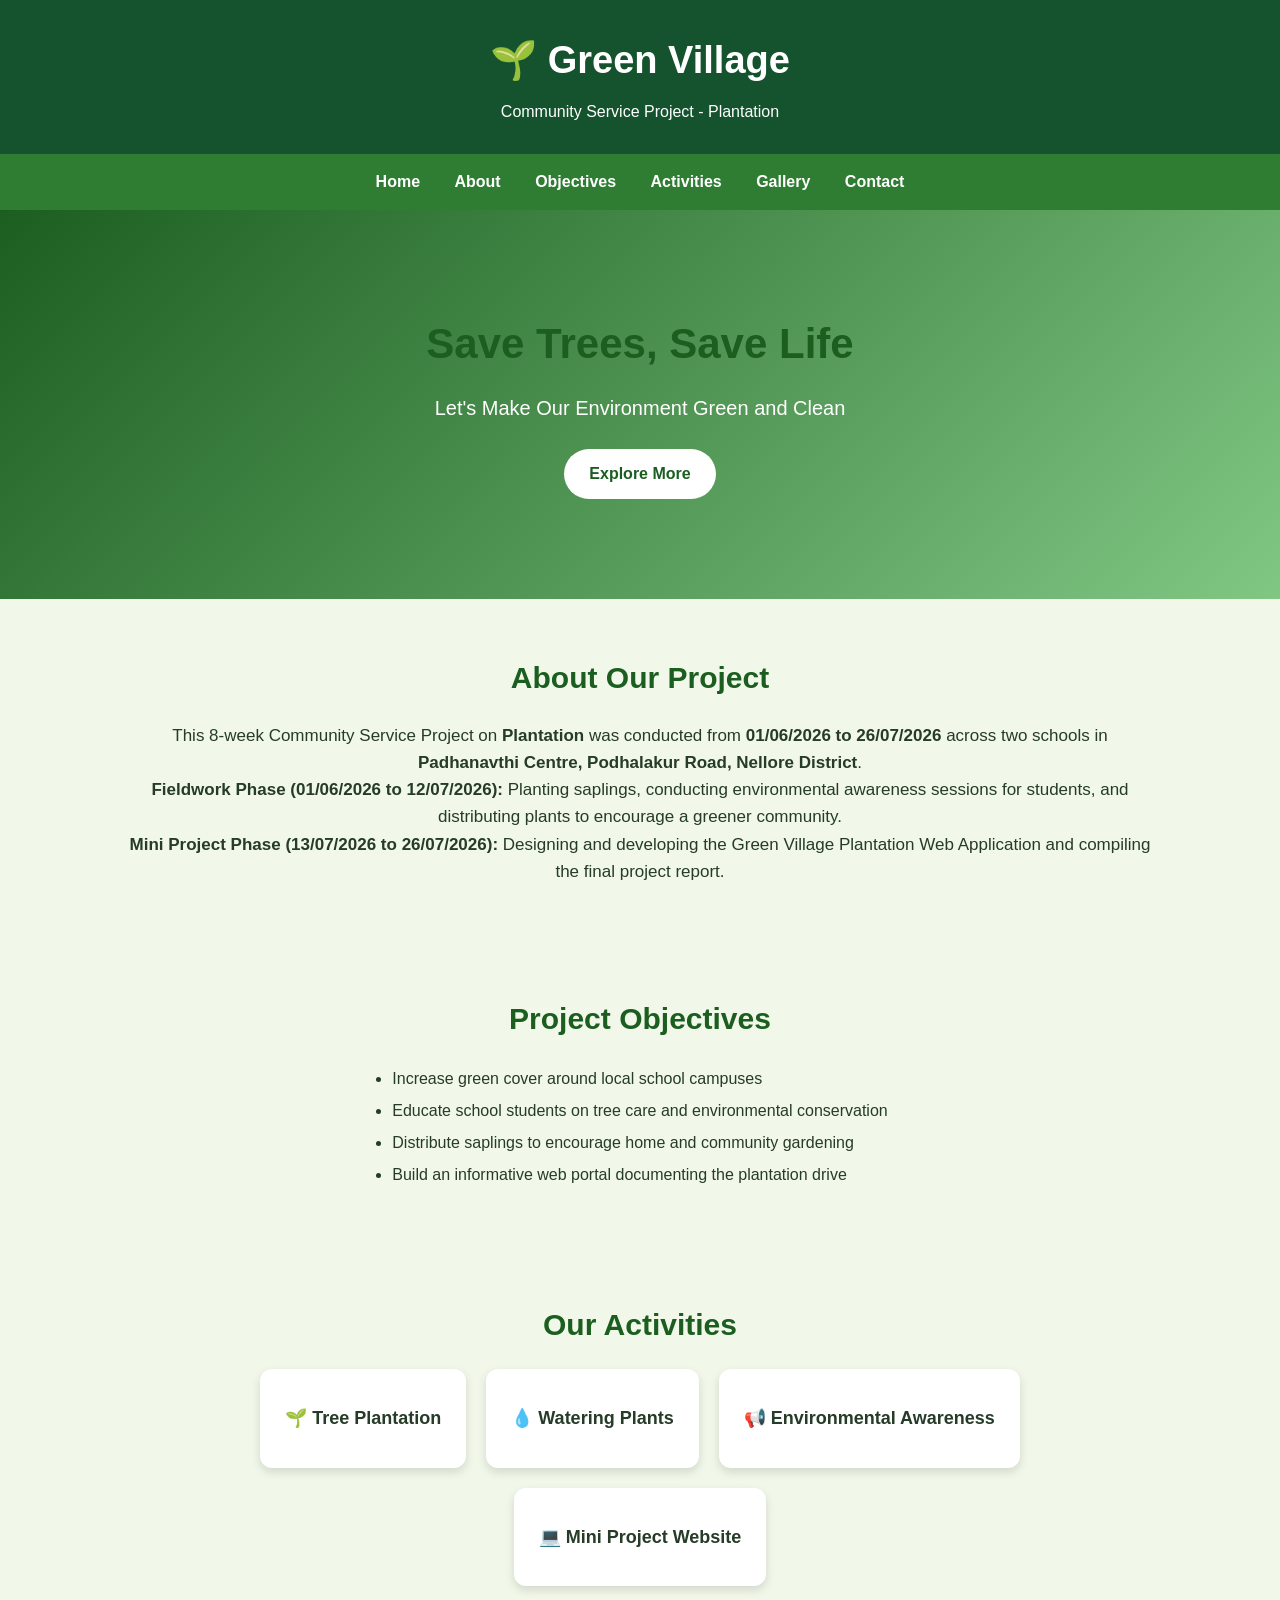
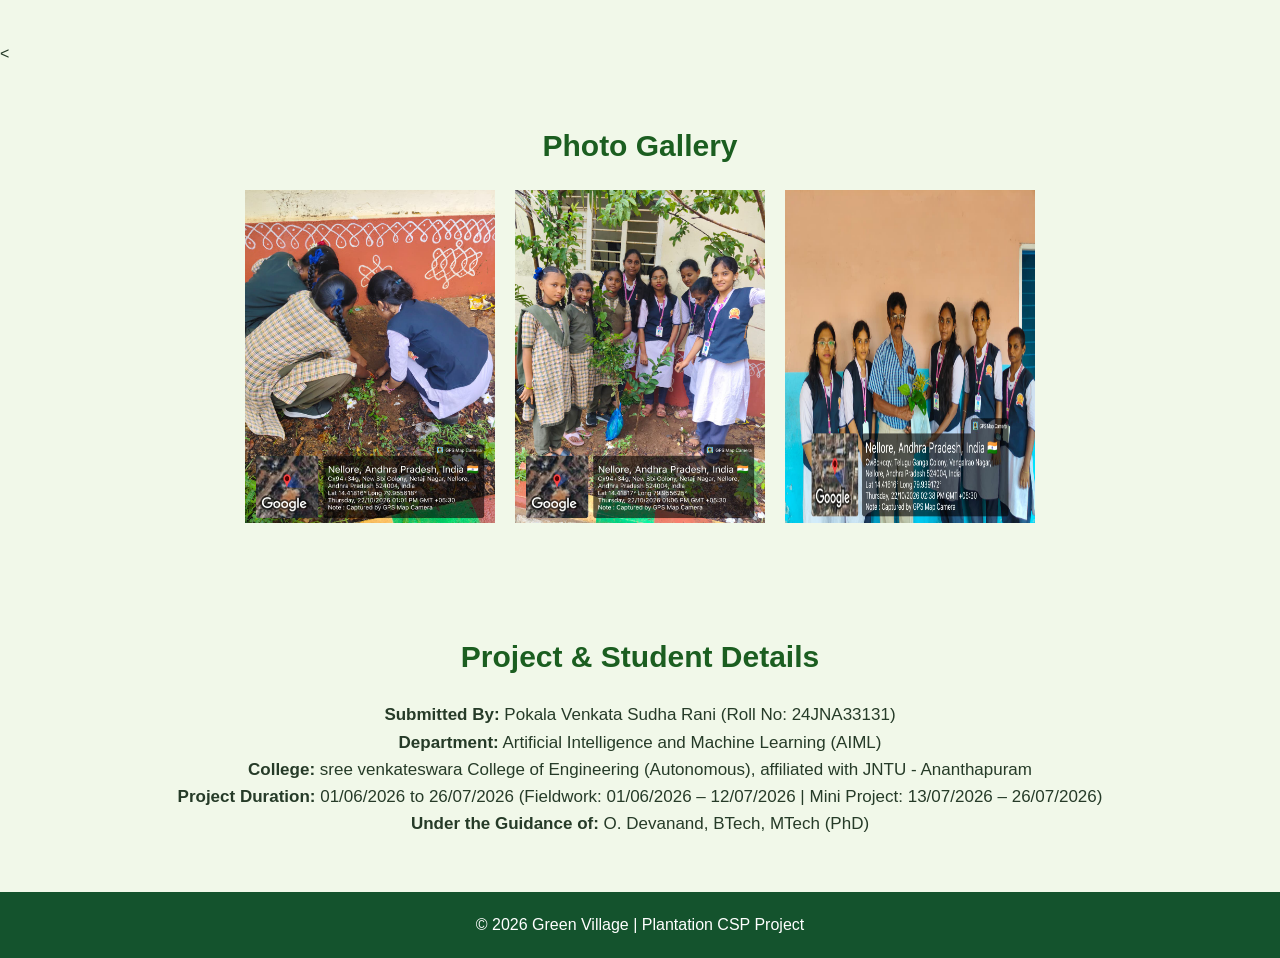
<file: plantation project/plantation project/index.html>
<!DOCTYPE html>
<html lang="en">
<head>
  <meta charset="UTF-8">
  <meta name="viewport" content="width=device-width, initial-scale=1.0">
  <title>Green Village - Plantation Project</title>
  <link rel="stylesheet" href="style.css">
</head>
<body>

  <header>
    <h1>🌱 Green Village</h1>
    <p>Community Service Project - Plantation</p>
  </header>

  <nav>
    <a href="#home">Home</a>
    <a href="#about">About</a>
    <a href="#objectives">Objectives</a>
    <a href="#activities">Activities</a>
    <a href="#gallery">Gallery</a>
    <a href="#contact">Contact</a>
  </nav>

  <section id="home" class="hero">
    <h2>Save Trees, Save Life</h2>
    <p>Let's Make Our Environment Green and Clean</p>
    <a href="#about" class="btn">Explore More</a>
  </section>

  <section id="about">
    <h2>About Our Project</h2>
    <p>
      This 8-week Community Service Project on <strong>Plantation</strong> was conducted from 
      <strong>01/06/2026 to 26/07/2026</strong> across two schools in 
      <strong>Padhanavthi Centre, Podhalakur Road, Nellore District</strong>.
    </p>
    <p>
      <strong>Fieldwork Phase (01/06/2026 to 12/07/2026):</strong> Planting saplings, conducting environmental awareness sessions for students, and distributing plants to encourage a greener community.
    </p>
    <p>
      <strong>Mini Project Phase (13/07/2026 to 26/07/2026):</strong> Designing and developing the Green Village Plantation Web Application and compiling the final project report.
    </p>
  </section>

  <section id="objectives">
    <h2>Project Objectives</h2>
    <ul>
      <li>Increase green cover around local school campuses</li>
      <li>Educate school students on tree care and environmental conservation</li>
      <li>Distribute saplings to encourage home and community gardening</li>
      <li>Build an informative web portal documenting the plantation drive</li>
    </ul>
  </section>

  <section id="activities">
    <h2>Our Activities</h2>
    <div class="cards">
      <div class="card">🌱 Tree Plantation</div>
      <div class="card">💧 Watering Plants</div>
      <div class="card">📢 Environmental Awareness</div>
      <div class="card">💻 Mini Project Website</div>
    </div>
  </section>

  <<section id="gallery">
  <h2>Photo Gallery</h2>
  <div class="cards">
    <img src="image 1.jpg" alt="Tree Plantation" width="250">
    <img src="image 2.jpg" alt="School Awareness" width="250">
    <img src="image3.jpg" alt="Plant Distribution" width="250">
  </div>
</section>

  <section id="contact">
    <h2>Project & Student Details</h2>
    <p><strong>Submitted By:</strong> Pokala Venkata Sudha Rani (Roll No: 24JNA33131)</p>
    <p><strong>Department:</strong> Artificial Intelligence and Machine Learning (AIML)</p>
    <p><strong>College:</strong>  sree venkateswara College of Engineering (Autonomous), affiliated with JNTU - Ananthapuram</p>
    <p><strong>Project Duration:</strong> 01/06/2026 to 26/07/2026 (Fieldwork: 01/06/2026 – 12/07/2026 | Mini Project: 13/07/2026 – 26/07/2026)</p>
    <p><strong>Under the Guidance of:</strong> O. Devanand, BTech, MTech (PhD)</p>
  </section>

  <footer>
    <p>© 2026 Green Village | Plantation CSP Project</p>
  </footer>

  <script src="script.js"></script>
</body>
</html>
</file>
<file: plantation project/plantation project/style.css>
* {
    margin: 0;
    padding: 0;
    box-sizing: border-box;
    font-family: Arial, sans-serif;
}

body {
    background: #f1f8e9;
    color: #263b28;
    line-height: 1.6;
}

header {
    background: #14532d;
    color: white;
    text-align: center;
    padding: 30px 15px;
}

header h1 {
    font-size: 38px;
    margin-bottom: 8px;
}

nav {
    background: #2e7d32;
    padding: 15px;
    text-align: center;
}

nav a {
    color: white;
    text-decoration: none;
    margin: 0 15px;
    font-weight: bold;
}

nav a:hover {
    color: #dcedc8;
}

.hero {
    background: linear-gradient(135deg, #1b5e20, #81c784);
    color: white;
    text-align: center;
    padding: 100px 20px;
}

.hero h2 {
    font-size: 42px;
    margin-bottom: 15px;
}

.hero p {
    font-size: 20px;
    margin-bottom: 25px;
}

.btn {
    display: inline-block;
    background: white;
    color: #1b5e20;
    padding: 12px 25px;
    border-radius: 25px;
    text-decoration: none;
    font-weight: bold;
}

section {
    padding: 55px 10%;
    text-align: center;
}

section h2 {
    color: #1b5e20;
    font-size: 30px;
    margin-bottom: 20px;
}

section p {
    font-size: 17px;
}

ul {
    display: inline-block;
    text-align: left;
    line-height: 2;
}

.cards {
    display: flex;
    justify-content: center;
    gap: 20px;
    flex-wrap: wrap;
}

.card {
    background: white;
    padding: 35px 25px;
    border-radius: 12px;
    box-shadow: 0 4px 10px #0002;
    font-size: 18px;
    font-weight: bold;
    min-width: 200px;
}

footer {
    background: #14532d;
    color: white;
    text-align: center;
    padding: 20px;
}

@media (max-width: 600px) {
    nav a {
        display: inline-block;
        margin: 7px;
    }

    .hero h2 {
        font-size: 30px;
    }

    section {
        padding: 35px 5%;
    }
}
</file>
